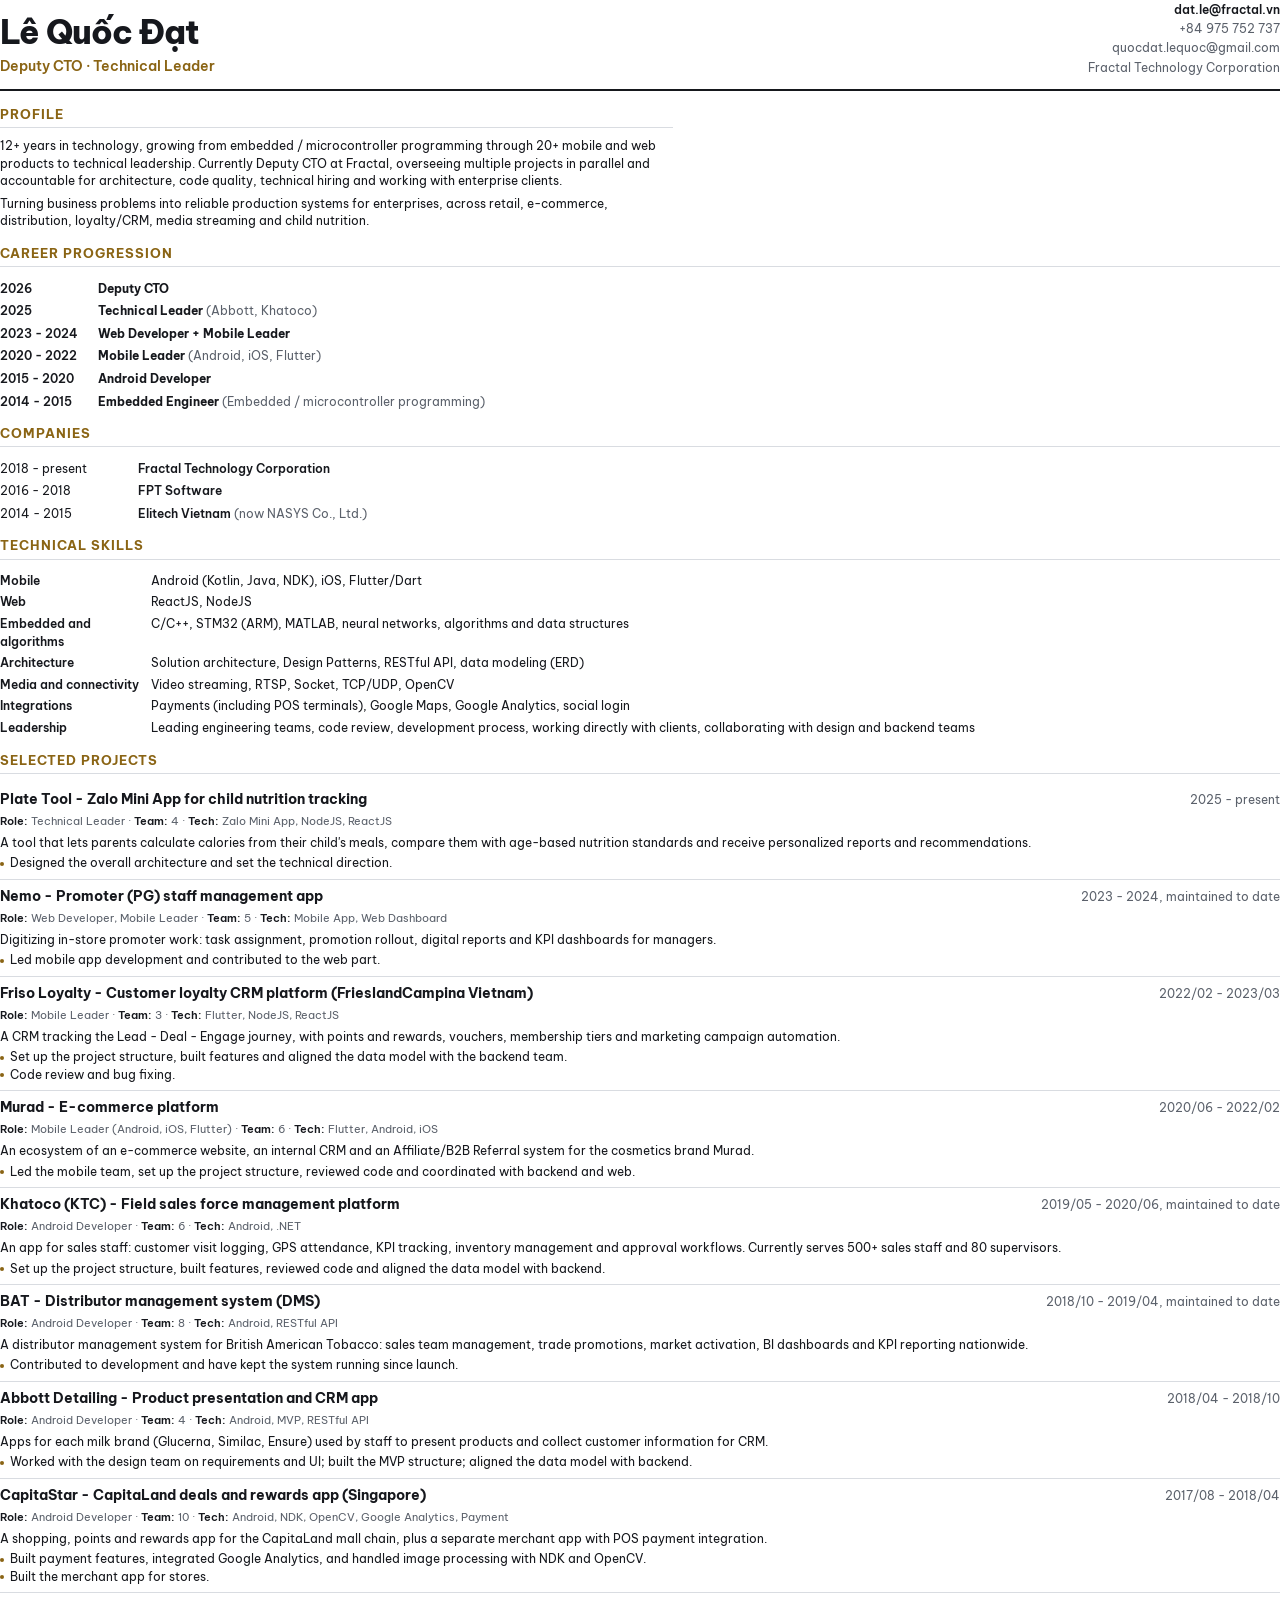
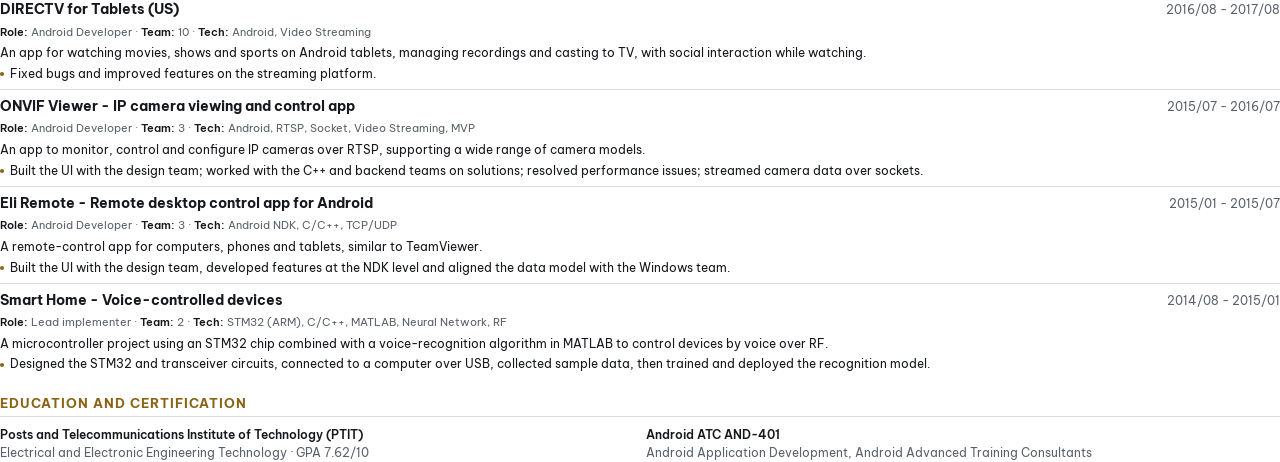
<file: cv-source/cv-en.html>
<!doctype html>
<html lang="en">
<head>
<meta charset="utf-8">
<title>CV - Lê Quốc Đạt (English)</title>
<link href="https://fonts.googleapis.com/css2?family=Be+Vietnam+Pro:wght@400;500;600;700;800&display=swap" rel="stylesheet">
<style>
  @page { size: A4; margin: 12mm 14mm 12mm 14mm; }
  :root { --ink: #16181d; --muted: #5b616b; --line: #d9dce1; --gold: #8a6414; --soft: #f4f1e8; }
  * { box-sizing: border-box; }
  body { margin: 0; font: 400 9.1pt/1.45 "Be Vietnam Pro", Arial, sans-serif; color: var(--ink); -webkit-print-color-adjust: exact; print-color-adjust: exact; }
  h1, h2, h3, p, ul { margin: 0; padding: 0; }
  ul { list-style: none; }

  header { display: flex; justify-content: space-between; align-items: flex-end; gap: 20px; padding-bottom: 12px; border-bottom: 2px solid var(--ink); }
  h1 { font-size: 25pt; font-weight: 800; letter-spacing: -0.03em; line-height: 1.05; }
  .role { margin-top: 6px; font-size: 10.5pt; font-weight: 600; color: var(--gold); }
  .contact { text-align: right; font-size: 9pt; color: var(--muted); line-height: 1.6; }
  .contact strong { color: var(--ink); font-weight: 600; }

  section { margin-top: 14px; }
  h2 { font-size: 9.5pt; font-weight: 700; letter-spacing: 0.08em; text-transform: uppercase; color: var(--gold); padding-bottom: 4px; border-bottom: 1px solid var(--line); margin-bottom: 9px; }

  .summary { max-width: 178mm; }
  .summary p + p { margin-top: 5px; }

  .path { display: grid; grid-template-columns: 26mm 1fr; row-gap: 5px; }
  .path dt { font-weight: 600; font-variant-numeric: tabular-nums; }
  .path dd { margin: 0; }
  .path dd span { color: var(--muted); }

  .companies { display: grid; grid-template-columns: 26mm 1fr; row-gap: 5px; }
  .companies b { font-weight: 600; }

  .skills { display: grid; grid-template-columns: 40mm 1fr; row-gap: 4px; }
  .skills dt { font-weight: 600; }
  .skills dd { margin: 0; color: var(--ink); }

  .project { padding: 6px 0 7px; border-bottom: 1px solid var(--line); break-inside: avoid; }
  .project:last-child { border-bottom: 0; }
  .project__head { display: flex; justify-content: space-between; align-items: baseline; gap: 12px; }
  h3 { font-size: 10.4pt; font-weight: 700; }
  .period { font-size: 8.8pt; color: var(--muted); white-space: nowrap; font-variant-numeric: tabular-nums; }
  .meta { margin-top: 2px; font-size: 8.6pt; color: var(--muted); }
  .meta b { color: var(--ink); font-weight: 600; }
  .project p { margin-top: 4px; }
  .project ul { margin-top: 3px; }
  .project li { position: relative; padding-left: 10px; }
  .project li::before { content: ""; position: absolute; left: 0; top: 0.62em; width: 4px; height: 4px; border-radius: 50%; background: var(--gold); }
  .tag { display: inline-block; margin-left: 6px; padding: 1px 6px; border-radius: 3px; background: var(--soft); color: var(--gold); font-size: 7.8pt; font-weight: 600; vertical-align: 1px; }

  .edu { display: grid; grid-template-columns: 1fr 1fr; gap: 12px; }
  .edu b { font-weight: 600; }
  .edu span { color: var(--muted); display: block; }
</style>
</head>
<body>

<header>
  <div>
    <h1>Lê Quốc Đạt</h1>
    <p class="role">Deputy CTO · Technical Leader</p>
  </div>
  <div class="contact">
    <div><strong>dat.le@fractal.vn</strong></div>
    <div>+84 975 752 737</div>
    <div>quocdat.lequoc@gmail.com</div>
    <div>Fractal Technology Corporation</div>
  </div>
</header>

<section class="summary">
  <h2>Profile</h2>
  <p>12+ years in technology, growing from embedded / microcontroller programming through 20+ mobile and web products to technical leadership. Currently Deputy CTO at Fractal, overseeing multiple projects in parallel and accountable for architecture, code quality, technical hiring and working with enterprise clients.</p>
  <p>Turning business problems into reliable production systems for enterprises, across retail, e-commerce, distribution, loyalty/CRM, media streaming and child nutrition.</p>
</section>

<section>
  <h2>Career progression</h2>
  <dl class="path">
    <dt>2026</dt><dd><b>Deputy CTO</b></dd>
    <dt>2025</dt><dd><b>Technical Leader</b> <span>(Abbott, Khatoco)</span></dd>
    <dt>2023 - 2024</dt><dd><b>Web Developer + Mobile Leader</b></dd>
    <dt>2020 - 2022</dt><dd><b>Mobile Leader</b> <span>(Android, iOS, Flutter)</span></dd>
    <dt>2015 - 2020</dt><dd><b>Android Developer</b></dd>
    <dt>2014 - 2015</dt><dd><b>Embedded Engineer</b> <span>(Embedded / microcontroller programming)</span></dd>
  </dl>
</section>

<section>
  <h2>Companies</h2>
  <dl class="companies">
    <dt>2018 - present</dt><dd><b>Fractal Technology Corporation</b></dd>
    <dt>2016 - 2018</dt><dd><b>FPT Software</b></dd>
    <dt>2014 - 2015</dt><dd><b>Elitech Vietnam</b> <span style="color:var(--muted)">(now NASYS Co., Ltd.)</span></dd>
  </dl>
</section>

<section>
  <h2>Technical skills</h2>
  <dl class="skills">
    <dt>Mobile</dt><dd>Android (Kotlin, Java, NDK), iOS, Flutter/Dart</dd>
    <dt>Web</dt><dd>ReactJS, NodeJS</dd>
    <dt>Embedded and algorithms</dt><dd>C/C++, STM32 (ARM), MATLAB, neural networks, algorithms and data structures</dd>
    <dt>Architecture</dt><dd>Solution architecture, Design Patterns, RESTful API, data modeling (ERD)</dd>
    <dt>Media and connectivity</dt><dd>Video streaming, RTSP, Socket, TCP/UDP, OpenCV</dd>
    <dt>Integrations</dt><dd>Payments (including POS terminals), Google Maps, Google Analytics, social login</dd>
    <dt>Leadership</dt><dd>Leading engineering teams, code review, development process, working directly with clients, collaborating with design and backend teams</dd>
  </dl>
</section>

<section>
  <h2>Selected projects</h2>

  <div class="project">
    <div class="project__head"><h3>Plate Tool - Zalo Mini App for child nutrition tracking</h3><span class="period">2025 - present</span></div>
    <p class="meta"><b>Role:</b> Technical Leader · <b>Team:</b> 4 · <b>Tech:</b> Zalo Mini App, NodeJS, ReactJS</p>
    <p>A tool that lets parents calculate calories from their child's meals, compare them with age-based nutrition standards and receive personalized reports and recommendations.</p>
    <ul><li>Designed the overall architecture and set the technical direction.</li></ul>
  </div>

  <div class="project">
    <div class="project__head"><h3>Nemo - Promoter (PG) staff management app</h3><span class="period">2023 - 2024, maintained to date</span></div>
    <p class="meta"><b>Role:</b> Web Developer, Mobile Leader · <b>Team:</b> 5 · <b>Tech:</b> Mobile App, Web Dashboard</p>
    <p>Digitizing in-store promoter work: task assignment, promotion rollout, digital reports and KPI dashboards for managers.</p>
    <ul><li>Led mobile app development and contributed to the web part.</li></ul>
  </div>

  <div class="project">
    <div class="project__head"><h3>Friso Loyalty - Customer loyalty CRM platform (FrieslandCampina Vietnam)</h3><span class="period">2022/02 - 2023/03</span></div>
    <p class="meta"><b>Role:</b> Mobile Leader · <b>Team:</b> 3 · <b>Tech:</b> Flutter, NodeJS, ReactJS</p>
    <p>A CRM tracking the Lead - Deal - Engage journey, with points and rewards, vouchers, membership tiers and marketing campaign automation.</p>
    <ul><li>Set up the project structure, built features and aligned the data model with the backend team.</li><li>Code review and bug fixing.</li></ul>
  </div>

  <div class="project">
    <div class="project__head"><h3>Murad - E-commerce platform</h3><span class="period">2020/06 - 2022/02</span></div>
    <p class="meta"><b>Role:</b> Mobile Leader (Android, iOS, Flutter) · <b>Team:</b> 6 · <b>Tech:</b> Flutter, Android, iOS</p>
    <p>An ecosystem of an e-commerce website, an internal CRM and an Affiliate/B2B Referral system for the cosmetics brand Murad.</p>
    <ul><li>Led the mobile team, set up the project structure, reviewed code and coordinated with backend and web.</li></ul>
  </div>

  <div class="project">
    <div class="project__head"><h3>Khatoco (KTC) - Field sales force management platform</h3><span class="period">2019/05 - 2020/06, maintained to date</span></div>
    <p class="meta"><b>Role:</b> Android Developer · <b>Team:</b> 6 · <b>Tech:</b> Android, .NET</p>
    <p>An app for sales staff: customer visit logging, GPS attendance, KPI tracking, inventory management and approval workflows. Currently serves 500+ sales staff and 80 supervisors.</p>
    <ul><li>Set up the project structure, built features, reviewed code and aligned the data model with backend.</li></ul>
  </div>

  <div class="project">
    <div class="project__head"><h3>BAT - Distributor management system (DMS)</h3><span class="period">2018/10 - 2019/04, maintained to date</span></div>
    <p class="meta"><b>Role:</b> Android Developer · <b>Team:</b> 8 · <b>Tech:</b> Android, RESTful API</p>
    <p>A distributor management system for British American Tobacco: sales team management, trade promotions, market activation, BI dashboards and KPI reporting nationwide.</p>
    <ul><li>Contributed to development and have kept the system running since launch.</li></ul>
  </div>

  <div class="project">
    <div class="project__head"><h3>Abbott Detailing - Product presentation and CRM app</h3><span class="period">2018/04 - 2018/10</span></div>
    <p class="meta"><b>Role:</b> Android Developer · <b>Team:</b> 4 · <b>Tech:</b> Android, MVP, RESTful API</p>
    <p>Apps for each milk brand (Glucerna, Similac, Ensure) used by staff to present products and collect customer information for CRM.</p>
    <ul><li>Worked with the design team on requirements and UI; built the MVP structure; aligned the data model with backend.</li></ul>
  </div>

  <div class="project">
    <div class="project__head"><h3>CapitaStar - CapitaLand deals and rewards app (Singapore)</h3><span class="period">2017/08 - 2018/04</span></div>
    <p class="meta"><b>Role:</b> Android Developer · <b>Team:</b> 10 · <b>Tech:</b> Android, NDK, OpenCV, Google Analytics, Payment</p>
    <p>A shopping, points and rewards app for the CapitaLand mall chain, plus a separate merchant app with POS payment integration.</p>
    <ul><li>Built payment features, integrated Google Analytics, and handled image processing with NDK and OpenCV.</li><li>Built the merchant app for stores.</li></ul>
  </div>

  <div class="project">
    <div class="project__head"><h3>DIRECTV for Tablets (US)</h3><span class="period">2016/08 - 2017/08</span></div>
    <p class="meta"><b>Role:</b> Android Developer · <b>Team:</b> 10 · <b>Tech:</b> Android, Video Streaming</p>
    <p>An app for watching movies, shows and sports on Android tablets, managing recordings and casting to TV, with social interaction while watching.</p>
    <ul><li>Fixed bugs and improved features on the streaming platform.</li></ul>
  </div>

  <div class="project">
    <div class="project__head"><h3>ONVIF Viewer - IP camera viewing and control app</h3><span class="period">2015/07 - 2016/07</span></div>
    <p class="meta"><b>Role:</b> Android Developer · <b>Team:</b> 3 · <b>Tech:</b> Android, RTSP, Socket, Video Streaming, MVP</p>
    <p>An app to monitor, control and configure IP cameras over RTSP, supporting a wide range of camera models.</p>
    <ul><li>Built the UI with the design team; worked with the C++ and backend teams on solutions; resolved performance issues; streamed camera data over sockets.</li></ul>
  </div>

  <div class="project">
    <div class="project__head"><h3>Eli Remote - Remote desktop control app for Android</h3><span class="period">2015/01 - 2015/07</span></div>
    <p class="meta"><b>Role:</b> Android Developer · <b>Team:</b> 3 · <b>Tech:</b> Android NDK, C/C++, TCP/UDP</p>
    <p>A remote-control app for computers, phones and tablets, similar to TeamViewer.</p>
    <ul><li>Built the UI with the design team, developed features at the NDK level and aligned the data model with the Windows team.</li></ul>
  </div>

  <div class="project">
    <div class="project__head"><h3>Smart Home - Voice-controlled devices</h3><span class="period">2014/08 - 2015/01</span></div>
    <p class="meta"><b>Role:</b> Lead implementer · <b>Team:</b> 2 · <b>Tech:</b> STM32 (ARM), C/C++, MATLAB, Neural Network, RF</p>
    <p>A microcontroller project using an STM32 chip combined with a voice-recognition algorithm in MATLAB to control devices by voice over RF.</p>
    <ul><li>Designed the STM32 and transceiver circuits, connected to a computer over USB, collected sample data, then trained and deployed the recognition model.</li></ul>
  </div>
</section>

<section>
  <h2>Education and certification</h2>
  <div class="edu">
    <div><b>Posts and Telecommunications Institute of Technology (PTIT)</b><span>Electrical and Electronic Engineering Technology · GPA 7.62/10</span></div>
    <div><b>Android ATC AND-401</b><span>Android Application Development, Android Advanced Training Consultants</span></div>
  </div>
</section>

</body>
</html>
</file>
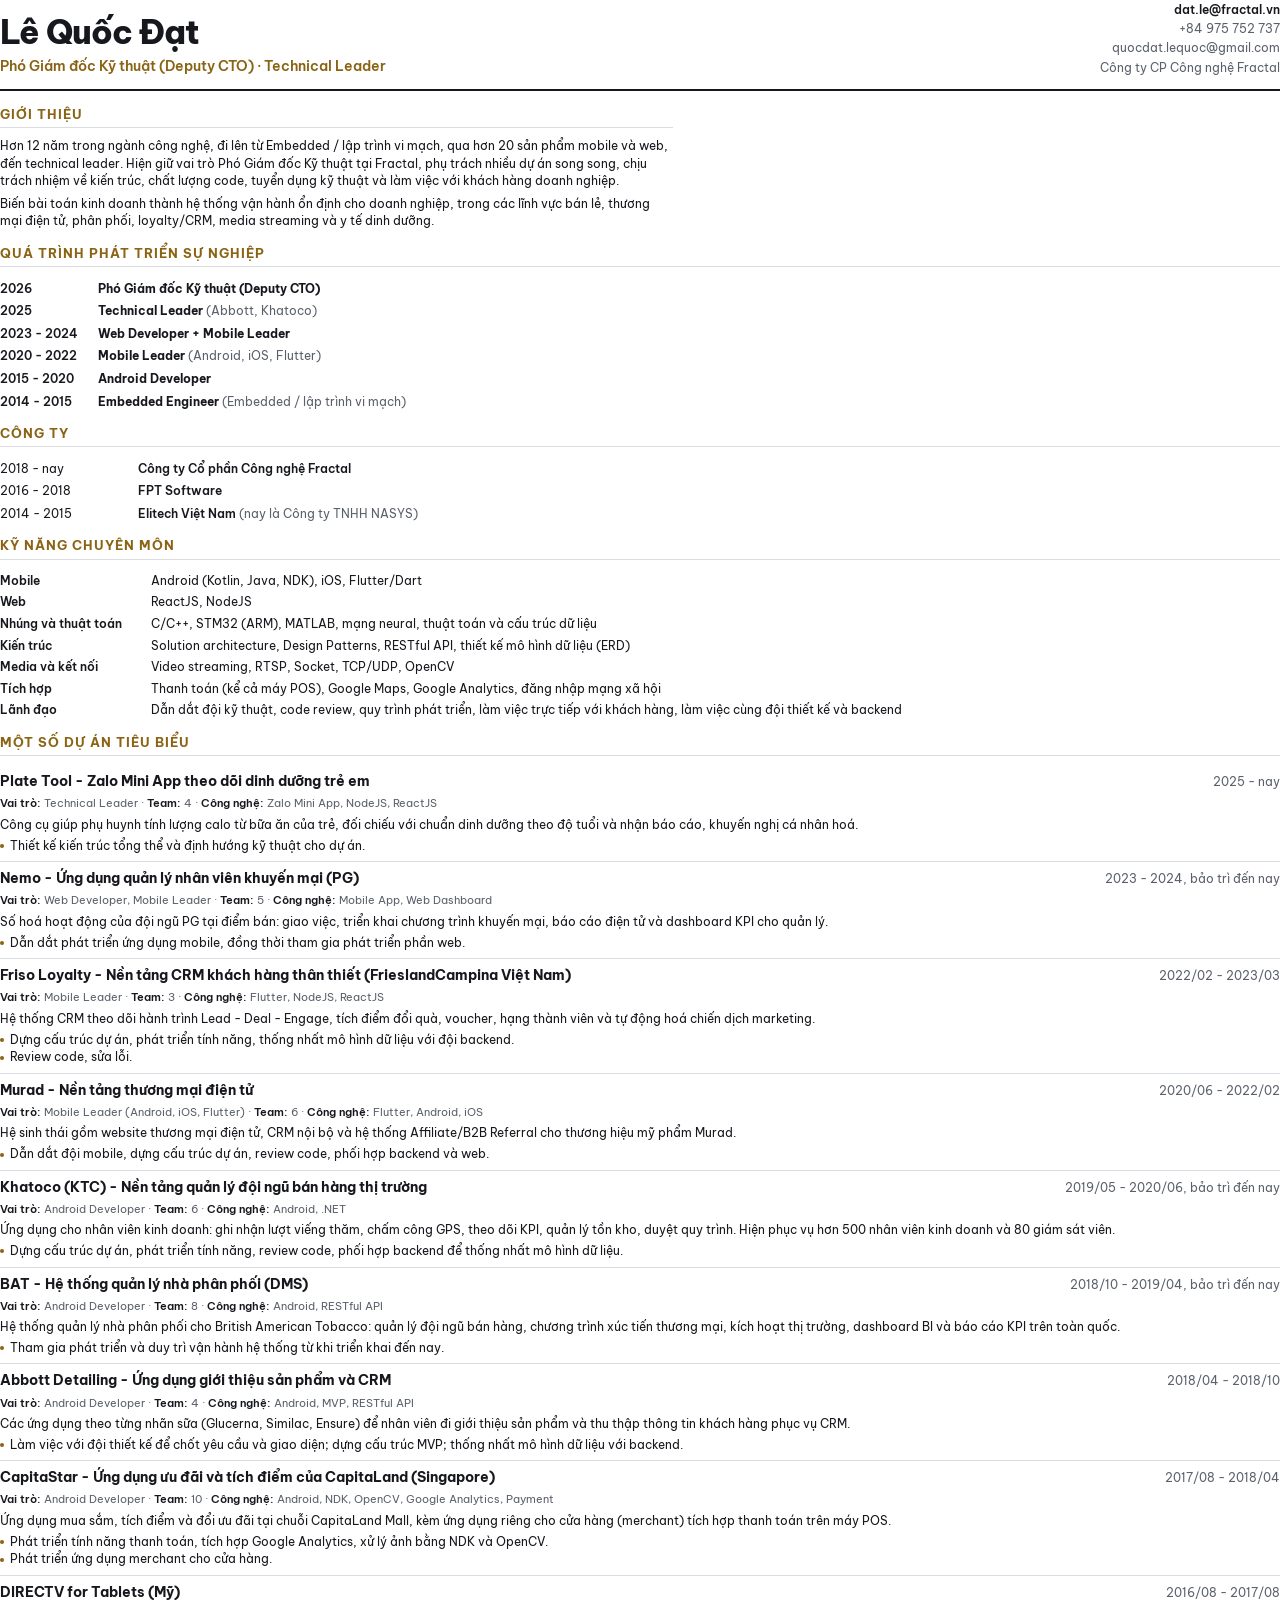
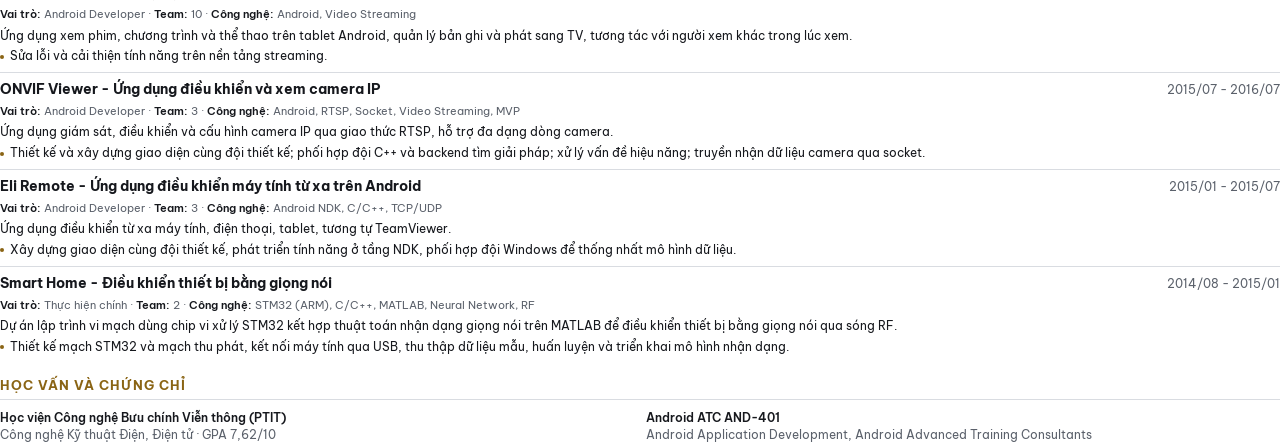
<file: cv-source/cv.html>
<!doctype html>
<html lang="vi">
<head>
<meta charset="utf-8">
<title>CV - Lê Quốc Đạt</title>
<link href="https://fonts.googleapis.com/css2?family=Be+Vietnam+Pro:wght@400;500;600;700;800&display=swap" rel="stylesheet">
<style>
  @page { size: A4; margin: 12mm 14mm 12mm 14mm; }
  :root { --ink: #16181d; --muted: #5b616b; --line: #d9dce1; --gold: #8a6414; --soft: #f4f1e8; }
  * { box-sizing: border-box; }
  body { margin: 0; font: 400 9.1pt/1.45 "Be Vietnam Pro", Arial, sans-serif; color: var(--ink); -webkit-print-color-adjust: exact; print-color-adjust: exact; }
  h1, h2, h3, p, ul { margin: 0; padding: 0; }
  ul { list-style: none; }

  header { display: flex; justify-content: space-between; align-items: flex-end; gap: 20px; padding-bottom: 12px; border-bottom: 2px solid var(--ink); }
  h1 { font-size: 25pt; font-weight: 800; letter-spacing: -0.03em; line-height: 1.05; }
  .role { margin-top: 6px; font-size: 10.5pt; font-weight: 600; color: var(--gold); }
  .contact { text-align: right; font-size: 9pt; color: var(--muted); line-height: 1.6; }
  .contact strong { color: var(--ink); font-weight: 600; }

  section { margin-top: 14px; }
  h2 { font-size: 9.5pt; font-weight: 700; letter-spacing: 0.08em; text-transform: uppercase; color: var(--gold); padding-bottom: 4px; border-bottom: 1px solid var(--line); margin-bottom: 9px; }

  .summary { max-width: 178mm; }
  .summary p + p { margin-top: 5px; }

  .path { display: grid; grid-template-columns: 26mm 1fr; row-gap: 5px; }
  .path dt { font-weight: 600; font-variant-numeric: tabular-nums; }
  .path dd { margin: 0; }
  .path dd span { color: var(--muted); }

  .companies { display: grid; grid-template-columns: 26mm 1fr; row-gap: 5px; }
  .companies b { font-weight: 600; }

  .skills { display: grid; grid-template-columns: 40mm 1fr; row-gap: 4px; }
  .skills dt { font-weight: 600; }
  .skills dd { margin: 0; color: var(--ink); }

  .project { padding: 6px 0 7px; border-bottom: 1px solid var(--line); break-inside: avoid; }
  .project:last-child { border-bottom: 0; }
  .project__head { display: flex; justify-content: space-between; align-items: baseline; gap: 12px; }
  h3 { font-size: 10.4pt; font-weight: 700; }
  .period { font-size: 8.8pt; color: var(--muted); white-space: nowrap; font-variant-numeric: tabular-nums; }
  .meta { margin-top: 2px; font-size: 8.6pt; color: var(--muted); }
  .meta b { color: var(--ink); font-weight: 600; }
  .project p { margin-top: 4px; }
  .project ul { margin-top: 3px; }
  .project li { position: relative; padding-left: 10px; }
  .project li::before { content: ""; position: absolute; left: 0; top: 0.62em; width: 4px; height: 4px; border-radius: 50%; background: var(--gold); }
  .tag { display: inline-block; margin-left: 6px; padding: 1px 6px; border-radius: 3px; background: var(--soft); color: var(--gold); font-size: 7.8pt; font-weight: 600; vertical-align: 1px; }

  .edu { display: grid; grid-template-columns: 1fr 1fr; gap: 12px; }
  .edu b { font-weight: 600; }
  .edu span { color: var(--muted); display: block; }
</style>
</head>
<body>

<header>
  <div>
    <h1>Lê Quốc Đạt</h1>
    <p class="role">Phó Giám đốc Kỹ thuật (Deputy CTO) · Technical Leader</p>
  </div>
  <div class="contact">
    <div><strong>dat.le@fractal.vn</strong></div>
    <div>+84 975 752 737</div>
    <div>quocdat.lequoc@gmail.com</div>
    <div>Công ty CP Công nghệ Fractal</div>
  </div>
</header>

<section class="summary">
  <h2>Giới thiệu</h2>
  <p>Hơn 12 năm trong ngành công nghệ, đi lên từ Embedded / lập trình vi mạch, qua hơn 20 sản phẩm mobile và web, đến technical leader. Hiện giữ vai trò Phó Giám đốc Kỹ thuật tại Fractal, phụ trách nhiều dự án song song, chịu trách nhiệm về kiến trúc, chất lượng code, tuyển dụng kỹ thuật và làm việc với khách hàng doanh nghiệp.</p>
  <p>Biến bài toán kinh doanh thành hệ thống vận hành ổn định cho doanh nghiệp, trong các lĩnh vực bán lẻ, thương mại điện tử, phân phối, loyalty/CRM, media streaming và y tế dinh dưỡng.</p>
</section>

<section>
  <h2>Quá trình phát triển sự nghiệp</h2>
  <dl class="path">
    <dt>2026</dt><dd><b>Phó Giám đốc Kỹ thuật (Deputy CTO)</b></dd>
    <dt>2025</dt><dd><b>Technical Leader</b> <span>(Abbott, Khatoco)</span></dd>
    <dt>2023 - 2024</dt><dd><b>Web Developer + Mobile Leader</b></dd>
    <dt>2020 - 2022</dt><dd><b>Mobile Leader</b> <span>(Android, iOS, Flutter)</span></dd>
    <dt>2015 - 2020</dt><dd><b>Android Developer</b></dd>
    <dt>2014 - 2015</dt><dd><b>Embedded Engineer</b> <span>(Embedded / lập trình vi mạch)</span></dd>
  </dl>
</section>

<section>
  <h2>Công ty</h2>
  <dl class="companies">
    <dt>2018 - nay</dt><dd><b>Công ty Cổ phần Công nghệ Fractal</b></dd>
    <dt>2016 - 2018</dt><dd><b>FPT Software</b></dd>
    <dt>2014 - 2015</dt><dd><b>Elitech Việt Nam</b> <span style="color:var(--muted)">(nay là Công ty TNHH NASYS)</span></dd>
  </dl>
</section>

<section>
  <h2>Kỹ năng chuyên môn</h2>
  <dl class="skills">
    <dt>Mobile</dt><dd>Android (Kotlin, Java, NDK), iOS, Flutter/Dart</dd>
    <dt>Web</dt><dd>ReactJS, NodeJS</dd>
    <dt>Nhúng và thuật toán</dt><dd>C/C++, STM32 (ARM), MATLAB, mạng neural, thuật toán và cấu trúc dữ liệu</dd>
    <dt>Kiến trúc</dt><dd>Solution architecture, Design Patterns, RESTful API, thiết kế mô hình dữ liệu (ERD)</dd>
    <dt>Media và kết nối</dt><dd>Video streaming, RTSP, Socket, TCP/UDP, OpenCV</dd>
    <dt>Tích hợp</dt><dd>Thanh toán (kể cả máy POS), Google Maps, Google Analytics, đăng nhập mạng xã hội</dd>
    <dt>Lãnh đạo</dt><dd>Dẫn dắt đội kỹ thuật, code review, quy trình phát triển, làm việc trực tiếp với khách hàng, làm việc cùng đội thiết kế và backend</dd>
  </dl>
</section>

<section>
  <h2>Một số dự án tiêu biểu</h2>

  <div class="project">
    <div class="project__head"><h3>Plate Tool - Zalo Mini App theo dõi dinh dưỡng trẻ em</h3><span class="period">2025 - nay</span></div>
    <p class="meta"><b>Vai trò:</b> Technical Leader · <b>Team:</b> 4 · <b>Công nghệ:</b> Zalo Mini App, NodeJS, ReactJS</p>
    <p>Công cụ giúp phụ huynh tính lượng calo từ bữa ăn của trẻ, đối chiếu với chuẩn dinh dưỡng theo độ tuổi và nhận báo cáo, khuyến nghị cá nhân hoá.</p>
    <ul><li>Thiết kế kiến trúc tổng thể và định hướng kỹ thuật cho dự án.</li></ul>
  </div>

  <div class="project">
    <div class="project__head"><h3>Nemo - Ứng dụng quản lý nhân viên khuyến mại (PG)</h3><span class="period">2023 - 2024, bảo trì đến nay</span></div>
    <p class="meta"><b>Vai trò:</b> Web Developer, Mobile Leader · <b>Team:</b> 5 · <b>Công nghệ:</b> Mobile App, Web Dashboard</p>
    <p>Số hoá hoạt động của đội ngũ PG tại điểm bán: giao việc, triển khai chương trình khuyến mại, báo cáo điện tử và dashboard KPI cho quản lý.</p>
    <ul><li>Dẫn dắt phát triển ứng dụng mobile, đồng thời tham gia phát triển phần web.</li></ul>
  </div>

  <div class="project">
    <div class="project__head"><h3>Friso Loyalty - Nền tảng CRM khách hàng thân thiết (FrieslandCampina Việt Nam)</h3><span class="period">2022/02 - 2023/03</span></div>
    <p class="meta"><b>Vai trò:</b> Mobile Leader · <b>Team:</b> 3 · <b>Công nghệ:</b> Flutter, NodeJS, ReactJS</p>
    <p>Hệ thống CRM theo dõi hành trình Lead - Deal - Engage, tích điểm đổi quà, voucher, hạng thành viên và tự động hoá chiến dịch marketing.</p>
    <ul><li>Dựng cấu trúc dự án, phát triển tính năng, thống nhất mô hình dữ liệu với đội backend.</li><li>Review code, sửa lỗi.</li></ul>
  </div>

  <div class="project">
    <div class="project__head"><h3>Murad - Nền tảng thương mại điện tử</h3><span class="period">2020/06 - 2022/02</span></div>
    <p class="meta"><b>Vai trò:</b> Mobile Leader (Android, iOS, Flutter) · <b>Team:</b> 6 · <b>Công nghệ:</b> Flutter, Android, iOS</p>
    <p>Hệ sinh thái gồm website thương mại điện tử, CRM nội bộ và hệ thống Affiliate/B2B Referral cho thương hiệu mỹ phẩm Murad.</p>
    <ul><li>Dẫn dắt đội mobile, dựng cấu trúc dự án, review code, phối hợp backend và web.</li></ul>
  </div>

  <div class="project">
    <div class="project__head"><h3>Khatoco (KTC) - Nền tảng quản lý đội ngũ bán hàng thị trường</h3><span class="period">2019/05 - 2020/06, bảo trì đến nay</span></div>
    <p class="meta"><b>Vai trò:</b> Android Developer · <b>Team:</b> 6 · <b>Công nghệ:</b> Android, .NET</p>
    <p>Ứng dụng cho nhân viên kinh doanh: ghi nhận lượt viếng thăm, chấm công GPS, theo dõi KPI, quản lý tồn kho, duyệt quy trình. Hiện phục vụ hơn 500 nhân viên kinh doanh và 80 giám sát viên.</p>
    <ul><li>Dựng cấu trúc dự án, phát triển tính năng, review code, phối hợp backend để thống nhất mô hình dữ liệu.</li></ul>
  </div>

  <div class="project">
    <div class="project__head"><h3>BAT - Hệ thống quản lý nhà phân phối (DMS)</h3><span class="period">2018/10 - 2019/04, bảo trì đến nay</span></div>
    <p class="meta"><b>Vai trò:</b> Android Developer · <b>Team:</b> 8 · <b>Công nghệ:</b> Android, RESTful API</p>
    <p>Hệ thống quản lý nhà phân phối cho British American Tobacco: quản lý đội ngũ bán hàng, chương trình xúc tiến thương mại, kích hoạt thị trường, dashboard BI và báo cáo KPI trên toàn quốc.</p>
    <ul><li>Tham gia phát triển và duy trì vận hành hệ thống từ khi triển khai đến nay.</li></ul>
  </div>

  <div class="project">
    <div class="project__head"><h3>Abbott Detailing - Ứng dụng giới thiệu sản phẩm và CRM</h3><span class="period">2018/04 - 2018/10</span></div>
    <p class="meta"><b>Vai trò:</b> Android Developer · <b>Team:</b> 4 · <b>Công nghệ:</b> Android, MVP, RESTful API</p>
    <p>Các ứng dụng theo từng nhãn sữa (Glucerna, Similac, Ensure) để nhân viên đi giới thiệu sản phẩm và thu thập thông tin khách hàng phục vụ CRM.</p>
    <ul><li>Làm việc với đội thiết kế để chốt yêu cầu và giao diện; dựng cấu trúc MVP; thống nhất mô hình dữ liệu với backend.</li></ul>
  </div>

  <div class="project">
    <div class="project__head"><h3>CapitaStar - Ứng dụng ưu đãi và tích điểm của CapitaLand (Singapore)</h3><span class="period">2017/08 - 2018/04</span></div>
    <p class="meta"><b>Vai trò:</b> Android Developer · <b>Team:</b> 10 · <b>Công nghệ:</b> Android, NDK, OpenCV, Google Analytics, Payment</p>
    <p>Ứng dụng mua sắm, tích điểm và đổi ưu đãi tại chuỗi CapitaLand Mall, kèm ứng dụng riêng cho cửa hàng (merchant) tích hợp thanh toán trên máy POS.</p>
    <ul><li>Phát triển tính năng thanh toán, tích hợp Google Analytics, xử lý ảnh bằng NDK và OpenCV.</li><li>Phát triển ứng dụng merchant cho cửa hàng.</li></ul>
  </div>

  <div class="project">
    <div class="project__head"><h3>DIRECTV for Tablets (Mỹ)</h3><span class="period">2016/08 - 2017/08</span></div>
    <p class="meta"><b>Vai trò:</b> Android Developer · <b>Team:</b> 10 · <b>Công nghệ:</b> Android, Video Streaming</p>
    <p>Ứng dụng xem phim, chương trình và thể thao trên tablet Android, quản lý bản ghi và phát sang TV, tương tác với người xem khác trong lúc xem.</p>
    <ul><li>Sửa lỗi và cải thiện tính năng trên nền tảng streaming.</li></ul>
  </div>

  <div class="project">
    <div class="project__head"><h3>ONVIF Viewer - Ứng dụng điều khiển và xem camera IP</h3><span class="period">2015/07 - 2016/07</span></div>
    <p class="meta"><b>Vai trò:</b> Android Developer · <b>Team:</b> 3 · <b>Công nghệ:</b> Android, RTSP, Socket, Video Streaming, MVP</p>
    <p>Ứng dụng giám sát, điều khiển và cấu hình camera IP qua giao thức RTSP, hỗ trợ đa dạng dòng camera.</p>
    <ul><li>Thiết kế và xây dựng giao diện cùng đội thiết kế; phối hợp đội C++ và backend tìm giải pháp; xử lý vấn đề hiệu năng; truyền nhận dữ liệu camera qua socket.</li></ul>
  </div>

  <div class="project">
    <div class="project__head"><h3>Eli Remote - Ứng dụng điều khiển máy tính từ xa trên Android</h3><span class="period">2015/01 - 2015/07</span></div>
    <p class="meta"><b>Vai trò:</b> Android Developer · <b>Team:</b> 3 · <b>Công nghệ:</b> Android NDK, C/C++, TCP/UDP</p>
    <p>Ứng dụng điều khiển từ xa máy tính, điện thoại, tablet, tương tự TeamViewer.</p>
    <ul><li>Xây dựng giao diện cùng đội thiết kế, phát triển tính năng ở tầng NDK, phối hợp đội Windows để thống nhất mô hình dữ liệu.</li></ul>
  </div>

  <div class="project">
    <div class="project__head"><h3>Smart Home - Điều khiển thiết bị bằng giọng nói</h3><span class="period">2014/08 - 2015/01</span></div>
    <p class="meta"><b>Vai trò:</b> Thực hiện chính · <b>Team:</b> 2 · <b>Công nghệ:</b> STM32 (ARM), C/C++, MATLAB, Neural Network, RF</p>
    <p>Dự án lập trình vi mạch dùng chip vi xử lý STM32 kết hợp thuật toán nhận dạng giọng nói trên MATLAB để điều khiển thiết bị bằng giọng nói qua sóng RF.</p>
    <ul><li>Thiết kế mạch STM32 và mạch thu phát, kết nối máy tính qua USB, thu thập dữ liệu mẫu, huấn luyện và triển khai mô hình nhận dạng.</li></ul>
  </div>
</section>

<section>
  <h2>Học vấn và chứng chỉ</h2>
  <div class="edu">
    <div><b>Học viện Công nghệ Bưu chính Viễn thông (PTIT)</b><span>Công nghệ Kỹ thuật Điện, Điện tử · GPA 7,62/10</span></div>
    <div><b>Android ATC AND-401</b><span>Android Application Development, Android Advanced Training Consultants</span></div>
  </div>
</section>

</body>
</html>
</file>
